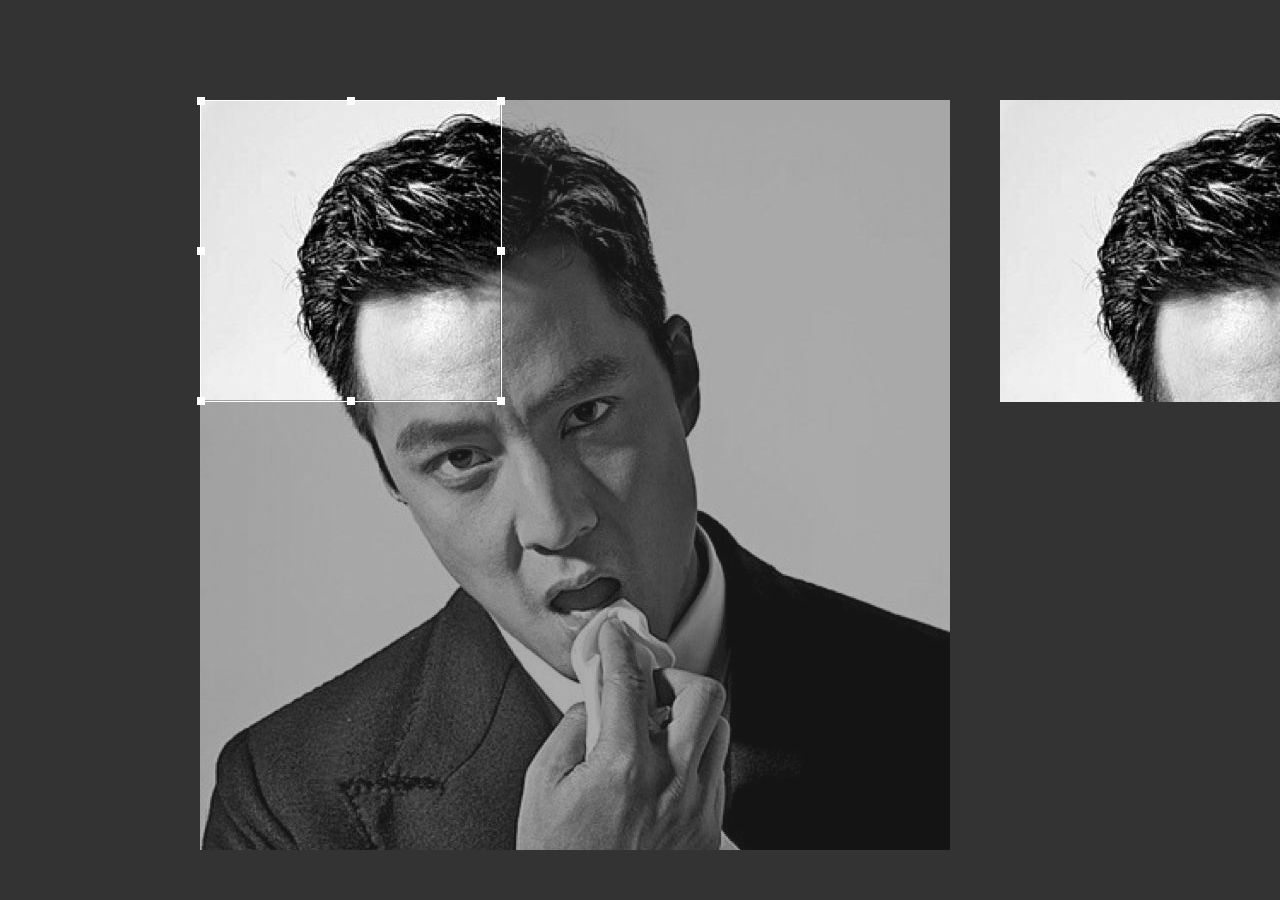
<file: 图片裁剪器/index.html>
<!DOCTYPE html>
<html lang="en">
<head>
  <meta charset="UTF-8">
  <meta name="viewport" content="width=device-width, initial-scale=1.0">
  <meta http-equiv="X-UA-Compatible" content="ie=edge">
  <style>
  body{
    background: #333;
  }
  #box{
    position: absolute;
    top: 100px;
    left: 200px;
    width: 500px;
    height: 500px;
  }
  #img1{
    position: absolute;
    left: 0;
    top: 0;
    opacity: .6;
  }
  #img2{
    position: absolute;
    left: 0;
    top: 0;
    clip: rect(0 300px 300px 0);
  }
  #main{
    position: absolute;
    width: 300px;
    height: 300px;
    border: 1px solid #fff;
    cursor: move;
  }
  .minDiv{
    position: absolute;
    width: 8px;
    height: 8px;
    background: #fff;
  }
  .left-up{
    left: -4px;
    top: -4px;
    cursor: nw-resize;
  }
  .up-mid{
    left: 50%;
    margin-left: -4px;
    top: -4px;
    cursor: n-resize;
  }
  .right-up{
    right: -4px;
    top: -4px;
    cursor: ne-resize;
  }
  .left-mid{
    top: 50%;
    margin-top: -4px;
    left: -4px;
    cursor: w-resize;
  }
  .left-bottom{
    bottom: -4px;
    left: -4px;
    cursor: sw-resize;
  }
  .right-mid{
    right: -4px;
    top: 50%;
    margin-top: -4px;
    cursor: e-resize;
  }
  .right-bottom{
    right: -4px;
    bottom: -4px;
    cursor: se-resize;
  }
  .bottom-mid{
    left: 50%;
    margin-left: -4px;
    bottom: -4px;
    cursor: s-resize;
  }
  #preview{
    position: absolute;
    width: 500px;
    height: 500px;
    left: 1000px;
    top: 100px;
  }
  #preview img{
    position: absolute;
  }
  </style>
  <title>图片裁剪器</title>
</head>
<body>
  <!-- 使用outline也能实现相同效果：http://demo.cssworld.cn/11/1-1.php CSS世界第305页 -->
  <div id="box">
    <img src="img.jpg" alt="" id="img1">
    <img src="img.jpg" alt="" id="img2">
    <div id="main">
      <div class="minDiv left-up" id="leftUp"></div>
      <div class="minDiv up-mid" id="upMid"></div>
      <div class="minDiv right-up" id="rightUp"></div>
      <div class="minDiv left-mid" id="leftMid"></div>
      <div class="minDiv left-bottom" id="leftDown"></div>
      <div class="minDiv right-mid" id="rightMid"></div>
      <div class="minDiv right-bottom" id="rightDown"></div>
      <div class="minDiv bottom-mid" id="downMid"></div>
    </div>
  </div>
  <div id="preview">
    <img src="img.jpg" alt="" id="img3">
  </div>
  <script src="main.js"></script>
  <!-- <script src="https://cdn.bootcss.com/jquery/3.3.1/jquery.min.js"></script>
  <script src="jquery-ui-1.10.4.custom.min.js"></script> -->
  <!-- <script src="zxx.drag.1.0-min.js"></script> -->
</body>
</html>
</file>
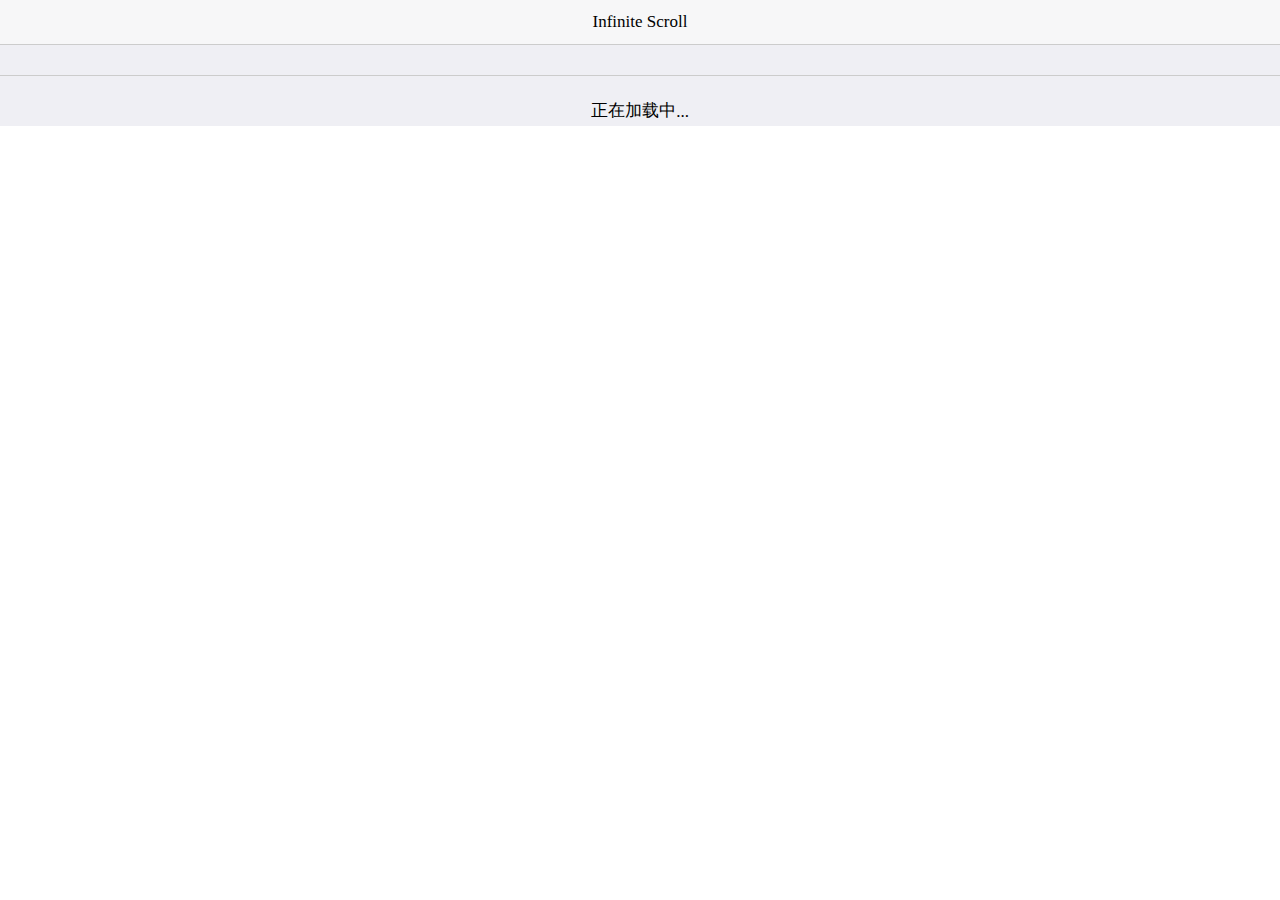
<file: 无线滚动效果/index.html>
<!DOCTYPE html>
<html lang="en">
<head>
  <meta charset="UTF-8">
  <meta name="viewport" content="width=device-width, initial-scale=1.0">
  <meta http-equiv="X-UA-Compatible" content="ie=edge">
  <title>无线滚动效果</title>
  <style>
  *{
    margin: 0;
    padding: 0;
  }
  body{
    font-size: 17px;
    font-family: '微软雅黑';
  }
  header{
    position: fixed;
    left: 0;
    top: 0;
    display: flex;
    width: 100%;
    height: 44px;
    justify-content: space-around;
    background-color: #f7f7f8;
    border-bottom: 1px solid #ccc;
  }
  header h1{
    font-size: inherit;
    font-weight: 400;
    line-height: 44px;
  }
  .main{
    background-color: #efeff4;
    padding-top: 40px;
  }
  #list{
    margin: 35px 0 20px 0;
background-color: #fff;
border-top: 1px solid #ccc;
list-style-type: none;
  }
  li{
    margin-left: 15px;
  padding: 12px 0;
  border-bottom: 1px solid #ccc;
  }
  #info{
    width: 100%;
    text-align: center;
    font-size: inherit;
    height: 30px;
    line-height: 30px;
  }
  dot{
    display:inline-block;
    height: 1em;
    line-height: 1;
    text-align: left;
    vertical-align: -.25em;
    overflow: hidden;
  }
  dot:before{
    display: block;
    content:'...\A..\A.';
    white-space: pre-wrap;
    animation: dot 3s infinite step-start both;
  }
  @keyframes dot {
    33%{transform: translateY(-2em);}
    66%{transform: translateY(-1em);}
  }
  </style>
</head>
<body>
  <header>
    <h1>Infinite Scroll</h1>
  </header>
  <div class="main">
    <ul id="list">
    </ul>
    <div id="info">正在加载中<dot>...</dot></div>
  </div>
<script src="main.js"></script>
</body>
</html>
</file>
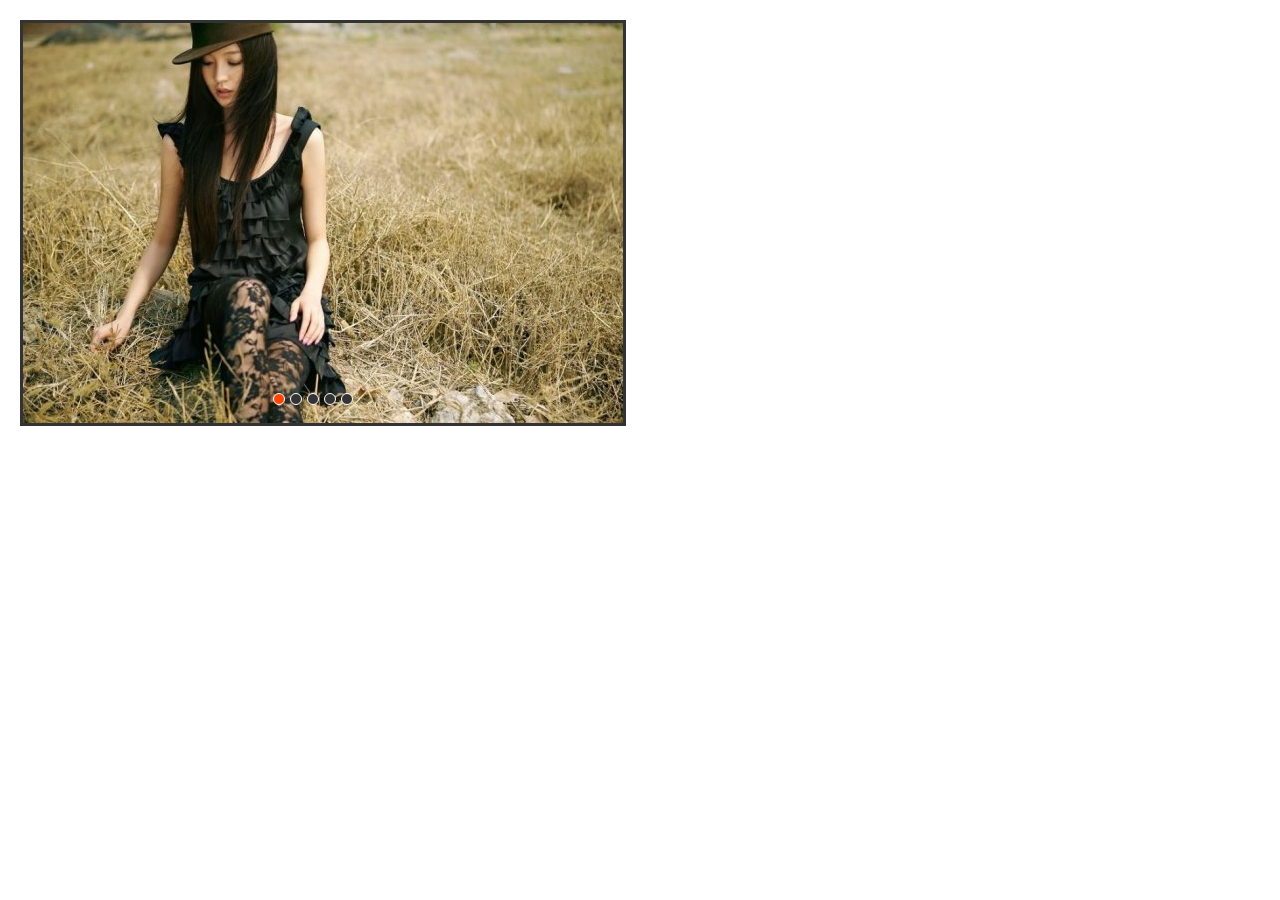
<file: 轮播图/index.html>
<!DOCTYPE html>
<html lang="en">
<head>
    <meta charset="UTF-8">
    <meta name="viewport" content="width=device-width, initial-scale=1.0">
    <meta http-equiv="X-UA-Compatible" content="ie=edge">
    <title>Document</title>
    <link rel="stylesheet" href="main.css">
</head>
<body>
<div id="container">
    <div id="list" style="left: -600px;">
        <img src="img/5.jpg" alt="1" />
        <img src="img/1.jpg" alt="1" />
        <img src="img/2.jpg" alt="2" />
        <img src="img/3.jpg" alt="3" />
        <img src="img/4.jpg" alt="4" />
        <img src="img/5.jpg" alt="5" />
        <img src="img/1.jpg" alt="5" />
    </div>
    <div id="buttons">
        <span index="1" class="on"></span>
        <span index="2"></span>
        <span index="3"></span>
        <span index="4"></span>
        <span index="5"></span>
    </div>
    <a href="javascript:;" id="prev" class="arrow">&lt;</a>
    <a href="javascript:;" id="next" class="arrow">&gt;</a>
</div>
<script src="main.js" type="text/javascript"></script>
</body>
</html>
</file>
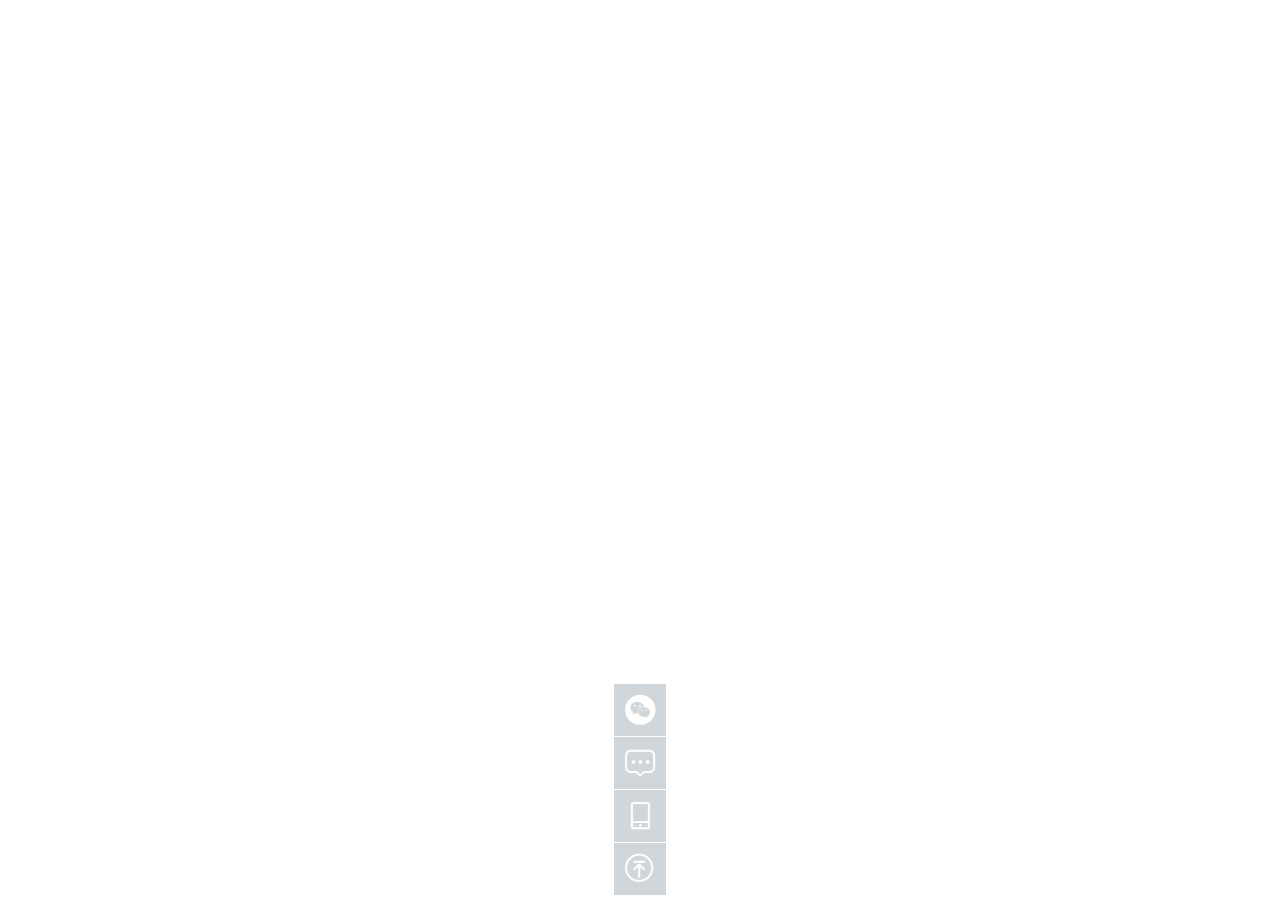
<file: 3种方式实现的侧栏工具条/使用iconfont的方式/index.html>
<!DOCTYPE html>
<html lang="en">
<head>
    <meta charset="UTF-8">
    <meta name="viewport" content="width=device-width, initial-scale=1.0">
    <meta http-equiv="X-UA-Compatible" content="ie=edge">
    <title>侧栏工具条</title>
    <link rel="stylesheet" href="css/main.css">
</head>
<body>
    <div class="toolbar">
        <a href="javascript:;" class="toolbar-item">
            <span class="toolbar-btn">
                <i class="toolbar-icon iconfont icon-weixin"></i>
                <span class="toolbar-text">公众<br/>账号</span>
            </span>
            <span class="toolbar-layer toolbar-layer-weixin"></span>
        </a>
        <a href="javascript:;" class="toolbar-item">
            <span class="toolbar-btn">
                <i class="toolbar-icon iconfont icon-duihuakuang"></i>
                <span class="toolbar-text">意见<br/>反馈</span>
            </span>
        </a>
        <a href="javascript:;" class="toolbar-item">
            <span class="toolbar-btn">
                <i class="toolbar-icon iconfont icon-shouji"></i>
                <span class="toolbar-text">APP<br/>下载</span>
            </span>
            <span class="toolbar-layer toolbar-layer-app"></span>
        </a>
        <a href="javascript:;" class="toolbar-item">
            <span class="toolbar-btn">
                <i class="toolbar-icon iconfont icon-yizhidingbu"></i>
                <span class="toolbar-text">返回<br/>顶部></span>
            </span>
        </a>
    </div>
</body>
</html>
</file>
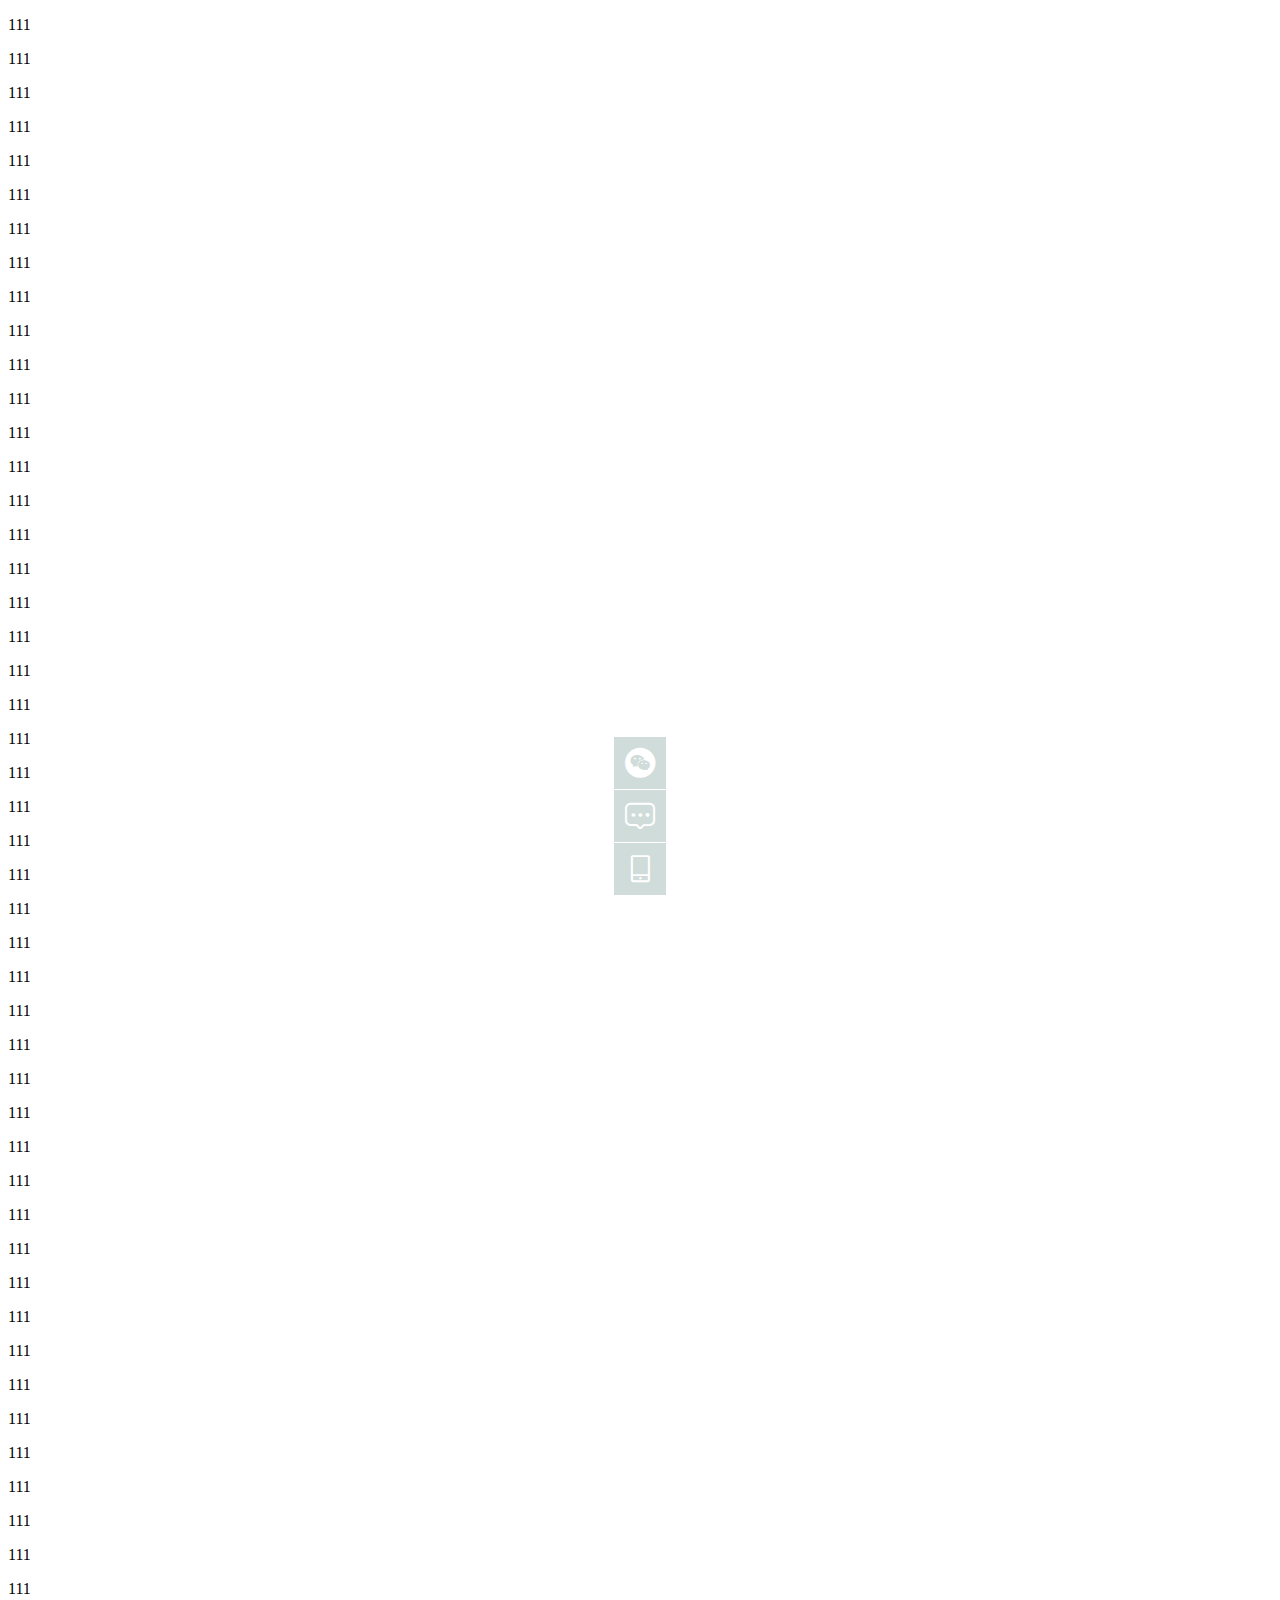
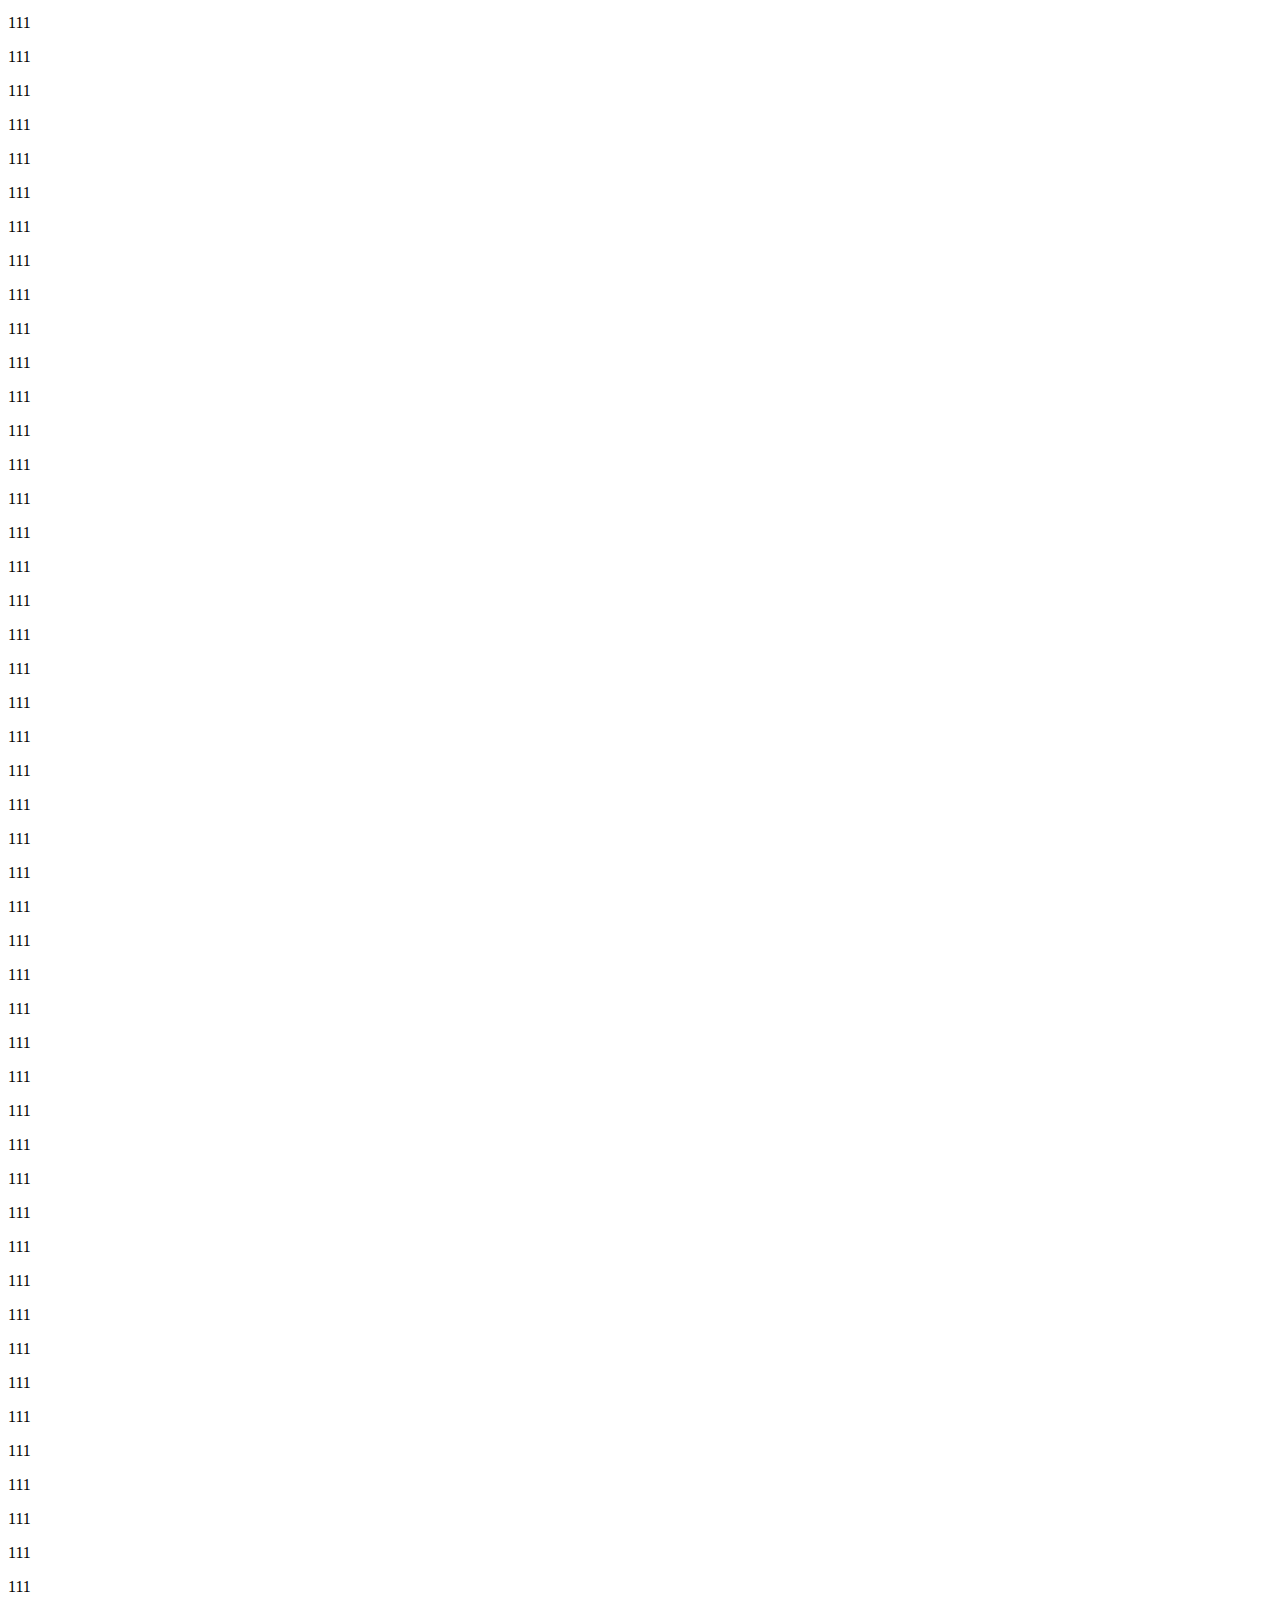
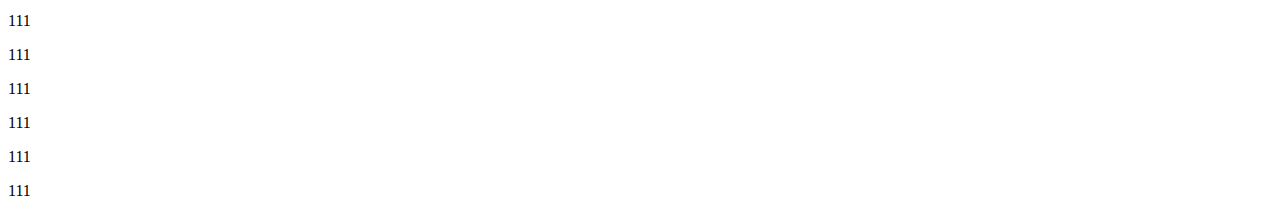
<file: 3种方式实现的侧栏工具条/使用伪类的方式/index.html>
<!DOCTYPE html>
<html lang="en">
<head>
    <meta charset="UTF-8">
    <meta name="viewport" content="width=device-width, initial-scale=1.0">
    <meta http-equiv="X-UA-Compatible" content="ie=edge">
    <title>侧栏工具条</title>
    <link rel="stylesheet" href="css/main.css">
</head>
<body>
    <div class="toolbar">
        <a href="javascript:;" class="toolbar-item toolbar-item-weixin">
            <span class="toolbar-btn"></span>
        </a>
        <a href="javascript:;" class="toolbar-item toolbar-item-feedback">
            <span class="toolbar-btn"></span>
        </a>
        <a href="javascript:;" class="toolbar-item toolbar-item-app">
            <span class="toolbar-btn"></span>
        </a>
        <a id="backTop" href="javascript:;" class="toolbar-item toolbar-item-top">
            <span class="toolbar-btn"></span>
        </a>
    </div>
    <p>111</p>
    <p>111</p>
    <p>111</p>
    <p>111</p>
    <p>111</p>
    <p>111</p>
    <p>111</p>
    <p>111</p>
    <p>111</p>
    <p>111</p>
    <p>111</p>
    <p>111</p>
    <p>111</p>
    <p>111</p>
    <p>111</p>
    <p>111</p>
    <p>111</p>
    <p>111</p>
    <p>111</p>
    <p>111</p>
    <p>111</p>
    <p>111</p>
    <p>111</p>
    <p>111</p>
    <p>111</p>
    <p>111</p>
    <p>111</p>
    <p>111</p>
    <p>111</p>
    <p>111</p>
    <p>111</p>
    <p>111</p>
    <p>111</p>
    <p>111</p>
    <p>111</p>
    <p>111</p>
    <p>111</p>
    <p>111</p>
    <p>111</p>
    <p>111</p>
    <p>111</p>
    <p>111</p>
    <p>111</p>
    <p>111</p>
    <p>111</p>
    <p>111</p>
    <p>111</p>
    <p>111</p>
    <p>111</p>
    <p>111</p>
    <p>111</p>
    <p>111</p>
    <p>111</p>
    <p>111</p>
    <p>111</p>
    <p>111</p>
    <p>111</p>
    <p>111</p>
    <p>111</p>
    <p>111</p>
    <p>111</p>
    <p>111</p>
    <p>111</p>
    <p>111</p>
    <p>111</p>
    <p>111</p>
    <p>111</p>
    <p>111</p>
    <p>111</p>
    <p>111</p>
    <p>111</p>
    <p>111</p>
    <p>111</p>
    <p>111</p>
    <p>111</p>
    <p>111</p>
    <p>111</p>
    <p>111</p>
    <p>111</p>
    <p>111</p>
    <p>111</p>
    <p>111</p>
    <p>111</p>
    <p>111</p>
    <p>111</p>
    <p>111</p>
    <p>111</p>
    <p>111</p>
    <p>111</p>
    <p>111</p>
    <p>111</p>
    <p>111</p>
    <p>111</p>
    <p>111</p>
    <p>111</p>
    <p>111</p>
    <p>111</p>
    <p>111</p>
    <p>111</p>
    <p>111</p>
    <script src="../js/require.js" data-main="../js/main.js"></script>
</body>
</html>
</file>
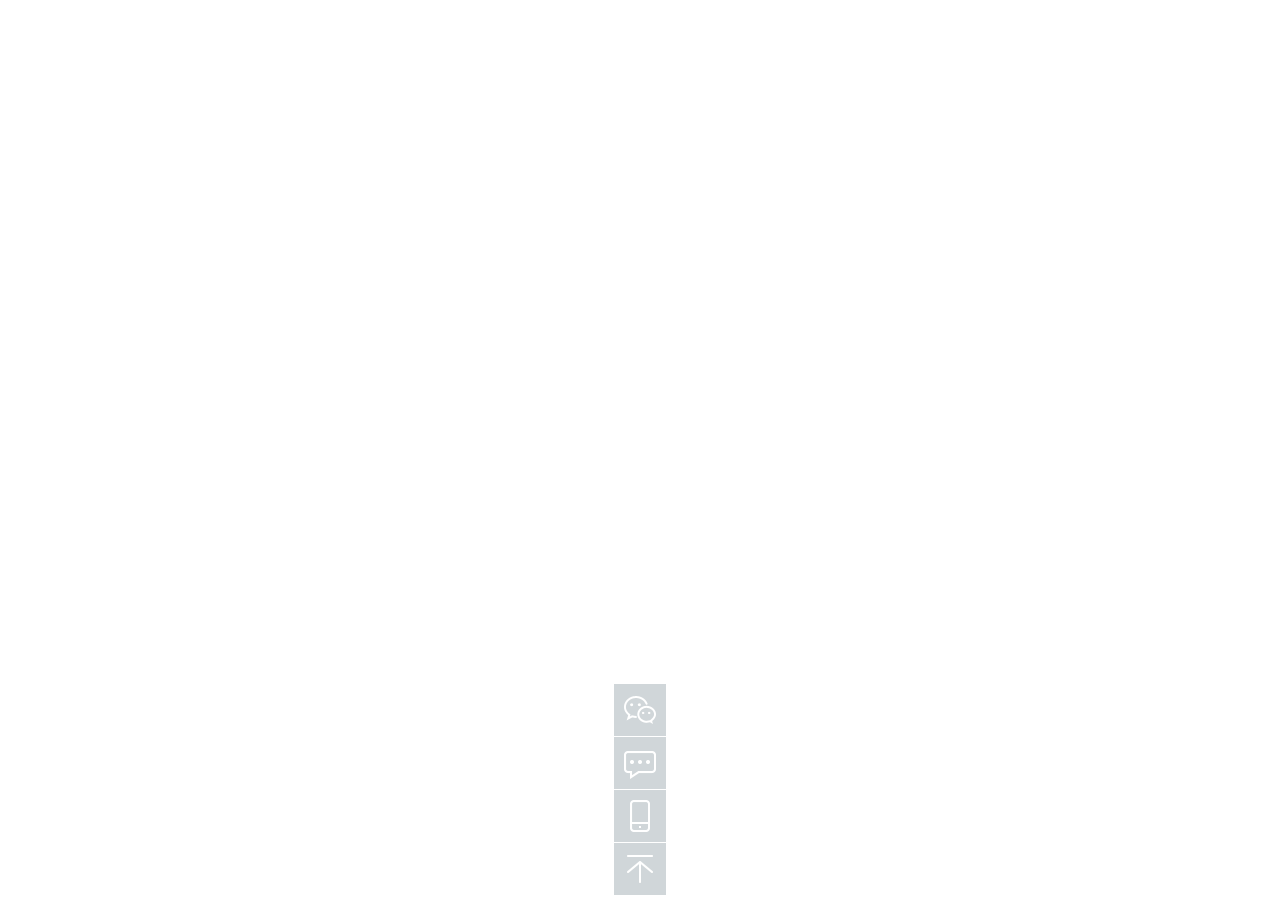
<file: 3种方式实现的侧栏工具条/背景图片的方式/index.html>
<!DOCTYPE html>
<html lang="en">
<head>
    <meta charset="UTF-8">
    <meta name="viewport" content="width=device-width, initial-scale=1.0">
    <meta http-equiv="X-UA-Compatible" content="ie=edge">
    <title>侧栏工具条</title>
    <link rel="stylesheet" href="css/main.css">
</head>
<body>
    <div class="toolbar">
        <a href="javascript:;" class="toolbar-item toolbar-item-weixin">
            <span class="toolbar-layer"></span>
        </a>
        <a href="javascript:;" class="toolbar-item toolbar-item-feedback"></a>
        <a href="javascript:;" class="toolbar-item toolbar-item-app">
            <span class="toolbar-layer"></span>
        </a>
        <a href="javascript:;" class="toolbar-item toolbar-item-top"></a>
    </div>
</body>
</html>
</file>
<file: 轮播图/main.css>
* {
           margin: 0;
           padding: 0;
           text-decoration: none;
       }

       body {
           padding: 20px;
       }

       #container {
           width: 600px;
           height: 400px;
           border: 3px solid #333;
           overflow: hidden;
           position: relative;
       }

       #list {
           width: 4200px;
           height: 400px;
           position: absolute;
           z-index: 1;
           transition: all .3s ease-in;
       }

       #list img {
           float: left;
       }

       #buttons {
           position: absolute;
           height: 10px;
           width: 100px;
           z-index: 2;
           bottom: 20px;
           left: 250px;
       }

       #buttons span {
           cursor: pointer;
           float: left;
           border: 1px solid #fff;
           width: 10px;
           height: 10px;
           border-radius: 50%;
           background: #333;
           margin-right: 5px;
       }

       #buttons .on {
           background: orangered;
       }

       .arrow {
           cursor: pointer;
           display: none;
           line-height: 39px;
           text-align: center;
           font-size: 36px;
           font-weight: bold;
           width: 40px;
           height: 40px;
           position: absolute;
           z-index: 2;
           top: 180px;
           background-color: RGBA(0, 0, 0, .3);
           color: #fff;
       }

       .arrow:hover {
           background-color: RGBA(0, 0, 0, .7);
       }

       #container:hover .arrow {
           display: block;
       }

       #prev {
           left: 20px;
       }
       
       #next {
           right: 20px;
       }
</file>
<file: 3种方式实现的侧栏工具条/使用iconfont的方式/css/main.css>
@font-face {
  font-family: "iconfont";
  src: url("iconfont.eot?t=1550996253161");
  /* IE9 */
  src: url("iconfont.eot?t=1550996253161#iefix") format("embedded-opentype"), url("[data-uri]") format("woff2"), url("iconfont.woff?t=1550996253161") format("woff"), url("iconfont.ttf?t=1550996253161") format("truetype"), url("iconfont.svg?t=1550996253161#iconfont") format("svg");
  /* iOS 4.1- */
}
.iconfont {
  font-family: "iconfont" !important;
  font-size: 16px;
  font-style: normal;
  -webkit-font-smoothing: antialiased;
  -moz-osx-font-smoothing: grayscale;
}

.icon-shouji:before {
  content: "\e653";
}

.icon-duihuakuang:before {
  content: "\e616";
}

.icon-weixin:before {
  content: "\e681";
}

.icon-yizhidingbu:before {
  content: "\e62b";
}

.toolbar {
  position: fixed;
  left: 50%;
  margin-left: -26px;
  bottom: 5px;
}

.toolbar-item, .toolbar-btn, .toolbar-icon, .toolbar-text {
  width: 52px;
  height: 52px;
}

.toolbar-item {
  position: relative;
  display: block;
  margin-top: 1px;
}
.toolbar-item:hover .toolbar-icon {
  top: -52px;
}
.toolbar-item:hover .toolbar-text {
  top: 0;
}
.toolbar-item:hover .toolbar-layer {
  height: 200px;
  opacity: 1;
  filter: alpha(opacity=100);
  -webkit-transform: scale(1);
  -moz-transform: scale(1);
  -ms-transform: scale(1);
  -o-transform: scale(1);
  transform: scale(1);
}

.toolbar-btn {
  position: absolute;
  display: block;
  overflow: hidden;
  left: 0;
  top: 0;
}

.toolbar-icon, .toolbar-text {
  position: absolute;
  left: 0;
  color: #fff;
  text-align: center;
  -webkit-transition: top 1s;
  -moz-transition: top 1s;
  -ms-transition: top 1s;
  -o-transition: top 1s;
  transition: top 1s;
}

.toolbar-icon {
  top: 0;
  background-color: #d0d6d9;
  font-size: 30px;
  line-height: 52px;
}

.toolbar-text {
  top: 52px;
  background-color: #98a1a6;
  font-size: 12px;
  padding-top: 12px;
  line-height: 1.2;
}

.toolbar-layer {
  position: absolute;
  right: 46px;
  bottom: -10px;
  width: 172px;
  opacity: 0;
  filter: alpha(opacity=0);
  -webkit-transform: scale(0.01);
  -moz-transform: scale(0.01);
  -ms-transform: scale(0.01);
  -o-transform: scale(0.01);
  transform: scale(0.01);
  -webkit-transition: all 1s;
  -moz-transition: all 1s;
  -ms-transition: all 1s;
  -o-transition: all 1s;
  transition: all 1s;
  -webkit-transform-origin: 95% 95%;
  -moz-transform-origin: 95% 95%;
  -ms-transform-origin: 95% 95%;
  -o-transform-origin: 95% 95%;
  transform-origin: 95% 95%;
  background-image: url(../../img/toolbar.png);
}

.toolbar-layer-weixin {
  /* height: 212px; */
  background-position: 0 0;
}

.toolbar-layer-app {
  /* height: 194px; */
  background-position: 0 -222px;
}
</file>
<file: 3种方式实现的侧栏工具条/使用伪类的方式/css/main.css>
@charset "UTF-8";
@font-face {
  font-family: "iconfont";
  src: url("iconfont.eot?t=1550996253161");
  /* IE9 */
  src: url("iconfont.eot?t=1550996253161#iefix") format("embedded-opentype"), url("[data-uri]") format("woff2"), url("iconfont.woff?t=1550996253161") format("woff"), url("iconfont.ttf?t=1550996253161") format("truetype"), url("iconfont.svg?t=1550996253161#iconfont") format("svg");
  /* iOS 4.1- */
}
.toolbar {
  position: fixed;
  left: 50%;
  margin-left: -26px;
  bottom: 5px;
}

.toolbar-item {
  position: relative;
  display: block;
  width: 52px;
  height: 52px;
  margin-top: 1px;
}
.toolbar-item::after {
  content: '';
  position: absolute;
  right: 46px;
  bottom: -10px;
  width: 172px;
  opacity: 0;
  filter: alpha(opacity=0);
  -webkit-transform: scale(0.01);
  -moz-transform: scale(0.01);
  -ms-transform: scale(0.01);
  -o-transform: scale(0.01);
  transform: scale(0.01);
  -webkit-transition: all 1s;
  -moz-transition: all 1s;
  -ms-transition: all 1s;
  -o-transition: all 1s;
  transition: all 1s;
  -webkit-transform-origin: 95% 95%;
  -moz-transform-origin: 95% 95%;
  -ms-transform-origin: 95% 95%;
  -o-transform-origin: 95% 95%;
  transform-origin: 95% 95%;
  background: url(../../img/toolbar.png) no-repeat;
}
.toolbar-item:hover .toolbar-btn::before {
  top: -52px;
}
.toolbar-item:hover .toolbar-btn::after {
  top: 0;
}
.toolbar-item:hover::after {
  opacity: 1;
  filter: alpha(opacity=100);
  -webkit-transform: scale(1);
  -moz-transform: scale(1);
  -ms-transform: scale(1);
  -o-transform: scale(1);
  transform: scale(1);
}

.toolbar-btn {
  top: 0;
  overflow: hidden;
  font-family: "iconfont" !important;
  font-size: 16px;
  font-style: normal;
  -webkit-font-smoothing: antialiased;
  -moz-osx-font-smoothing: grayscale;
}
.toolbar-btn, .toolbar-btn::before, .toolbar-btn::after {
  position: absolute;
  left: 0;
  width: 52px;
  height: 52px;
}
.toolbar-btn::before, .toolbar-btn::after {
  content: '';
  color: #fff;
  text-align: center;
  -webkit-transition: top 1s;
  -moz-transition: top 1s;
  -ms-transition: top 1s;
  -o-transition: top 1s;
  transition: top 1s;
}
.toolbar-btn::before {
  top: 0;
  line-height: 52px;
  background-color: #d0dcd9;
  font-size: 30px;
}
.toolbar-btn::after {
  top: 52px;
  line-height: 1.2;
  background-color: #98a1a6;
  font-size: 12px;
  padding-top: 12px;
  white-space: pre;
}

.icon-shouji:before, .toolbar-item-app .toolbar-btn:before {
  content: "\e653";
}

.icon-duihuakuang:before, .toolbar-item-feedback .toolbar-btn:before {
  content: "\e616";
}

.icon-weixin:before, .toolbar-item-weixin .toolbar-btn:before {
  content: "\e681";
}

.icon-yizhidingbu:before, .toolbar-item-top .toolbar-btn:before {
  content: "\e62b";
}

.toolbar-item-weixin::after {
  content: '';
  height: 212px;
  background-position: 0 0;
}
.toolbar-item-weixin .toolbar-btn::after {
  content: "公众\a账号";
}

.toolbar-item-feedback .toolbar-btn::after {
  content: "意见\a反馈";
}

.toolbar-item-top .toolbar-btn::after {
  content: "返回\a顶部";
}

.toolbar-item-app::after {
  content: '';
  height: 194px;
  background-position: 0 -222px;
}
.toolbar-item-app .toolbar-btn::after {
  content: "APP\a下载";
}
</file>
<file: 3种方式实现的侧栏工具条/背景图片的方式/css/main.css>
.toolbar {
  position: fixed;
  left: 50%;
  margin-left: -26px;
  bottom: 5px;
}

.toolbar-item,
.toolbar-layer {
  background: url(../../img/toolbar.png) no-repeat;
}

.toolbar-item {
  position: relative;
  display: block;
  width: 52px;
  height: 52px;
  margin-top: 1px;
  -webkit-transition: background-position 1s;
  -moz-transition: background-position 1s;
  -ms-transition: background-position 1s;
  -o-transition: background-position 1s;
  transition: background-position 1s;
}
.toolbar-item:hover .toolbar-layer {
  opacity: 1;
  filter: alpha(opacity=100);
  -webkit-transform: scale(1);
  -moz-transform: scale(1);
  -ms-transform: scale(1);
  -o-transform: scale(1);
  transform: scale(1);
}

.toolbar-item-weixin {
  background-position: 0 -798px;
}
.toolbar-item-weixin:hover {
  background-position: 0 -860px;
}
.toolbar-item-weixin .toolbar-layer {
  height: 212px;
  background-position: 0 0;
}

.toolbar-item-feedback {
  background-position: 0 -426px;
}
.toolbar-item-feedback:hover {
  background-position: 0 -488px;
}

.toolbar-item-top {
  background-position: 0 -674px;
}
.toolbar-item-top:hover {
  background-position: 0 -736px;
}

.toolbar-item-app {
  background-position: 0 -550px;
}
.toolbar-item-app:hover {
  background-position: 0 -612px;
}
.toolbar-item-app .toolbar-layer {
  height: 194px;
  background-position: 0 -222px;
}

.toolbar-layer {
  position: absolute;
  right: 46px;
  bottom: -10px;
  width: 172px;
  opacity: 0;
  filter: alpha(opacity=0);
  -webkit-transform: scale(0.01);
  -moz-transform: scale(0.01);
  -ms-transform: scale(0.01);
  -o-transform: scale(0.01);
  transform: scale(0.01);
  -webkit-transition: all 1s;
  -moz-transition: all 1s;
  -ms-transition: all 1s;
  -o-transition: all 1s;
  transition: all 1s;
  -webkit-transform-origin: 95% 95%;
  -moz-transform-origin: 95% 95%;
  -ms-transform-origin: 95% 95%;
  -o-transform-origin: 95% 95%;
  transform-origin: 95% 95%;
}
</file>
